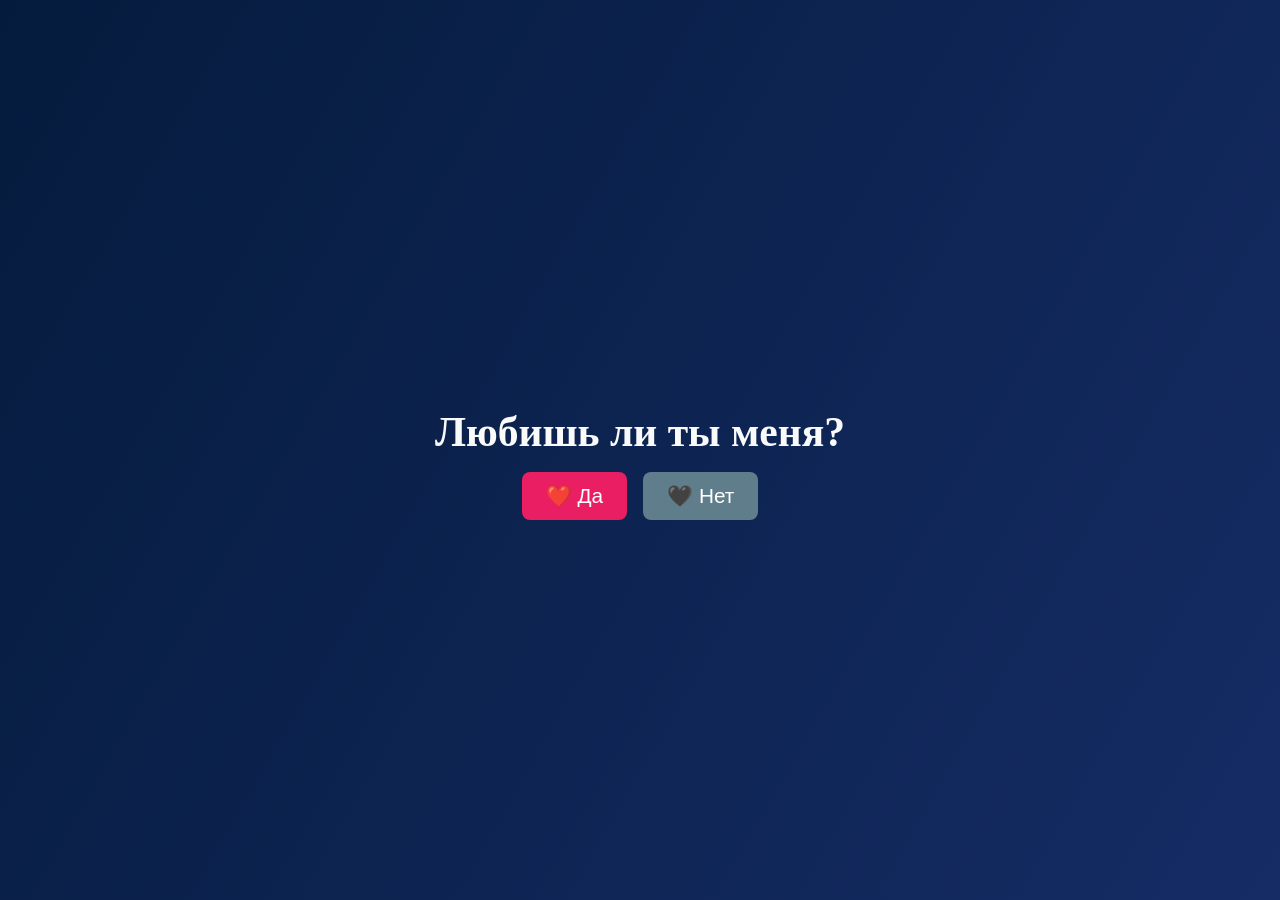
<file: index.html>
<!DOCTYPE html>
<html lang="ru">
<head>
  <meta charset="UTF-8">
  <meta name="viewport" content="width=device-width, initial-scale=1.0">
  <title>Любишь ли ты меня?</title>
  <link rel="stylesheet" href="style.css">
</head>
<body class="index">
  <h1>Любишь ли ты меня?</h1>
  <div class="buttons">
    <button id="yes" class="btn btn-yes">❤️ Да</button>
    <button id="no" class="btn btn-no">🖤 Нет</button>
  </div>
  <div id="sad-cat" class="hidden">
    <img src="assets/girl_white_cat.png" alt="Sad cat">
    <p>Мяу... Кажется, котик грустит.</p>
  </div>
  <script src="script.js"></script>
</body>
</html>

<div id="angry-cat" class="hidden">
  <div class="angry-cat-face">😾</div>
  <div class="angry-message">
    Ну нажми уже «Да» —<br>
    он всегда будет стараться для тебя!
    <div id="happy-cat" class="hidden">
  <div class="happy-cat-face">😸</div>
  <div class="happy-message">
    Ура! Ты любишь меня! 💖
  </div>
</div>
  </div>
</div>
</file>
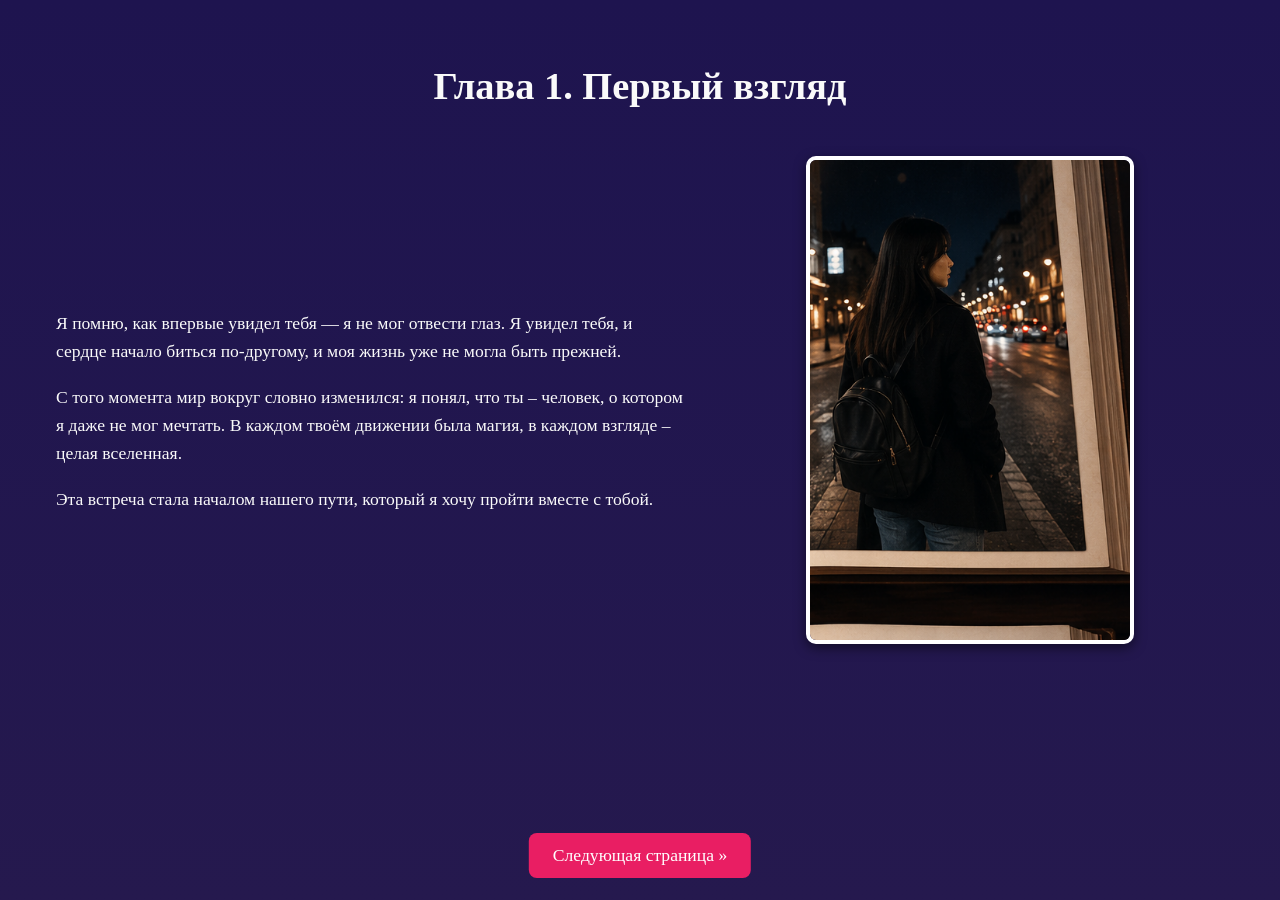
<file: chapter1.html>
<!DOCTYPE html>
<html lang="ru">
<head>
  <meta charset="UTF-8">
  <meta name="viewport" content="width=device-width, initial-scale=1.0">
  <title>Глава 1 — Первый взгляд</title>
  <link rel="stylesheet" href="style.css">
</head>
<body class="chapter">
  <h2>Глава 1. Первый взгляд</h2>
  <div class="chapter-content">
    <div class="text">
      <p>Я помню, как впервые увидел тебя — я не мог отвести глаз. Я увидел тебя, и сердце начало биться по‑другому, и моя жизнь уже не могла быть прежней.</p>
      <p>С того момента мир вокруг словно изменился: я понял, что ты – человек, о котором я даже не мог мечтать. В каждом твоём движении была магия, в каждом взгляде – целая вселенная.</p>
      <p>Эта встреча стала началом нашего пути, который я хочу пройти вместе с тобой.</p>
    </div>
    <div class="image">
      <img src="assets/black_coat.png" alt="Первая встреча">
    </div>
  </div>
  <a class="next-btn" href="chapter2.html">Следующая страница »</a>
</body>
</html>
</file>
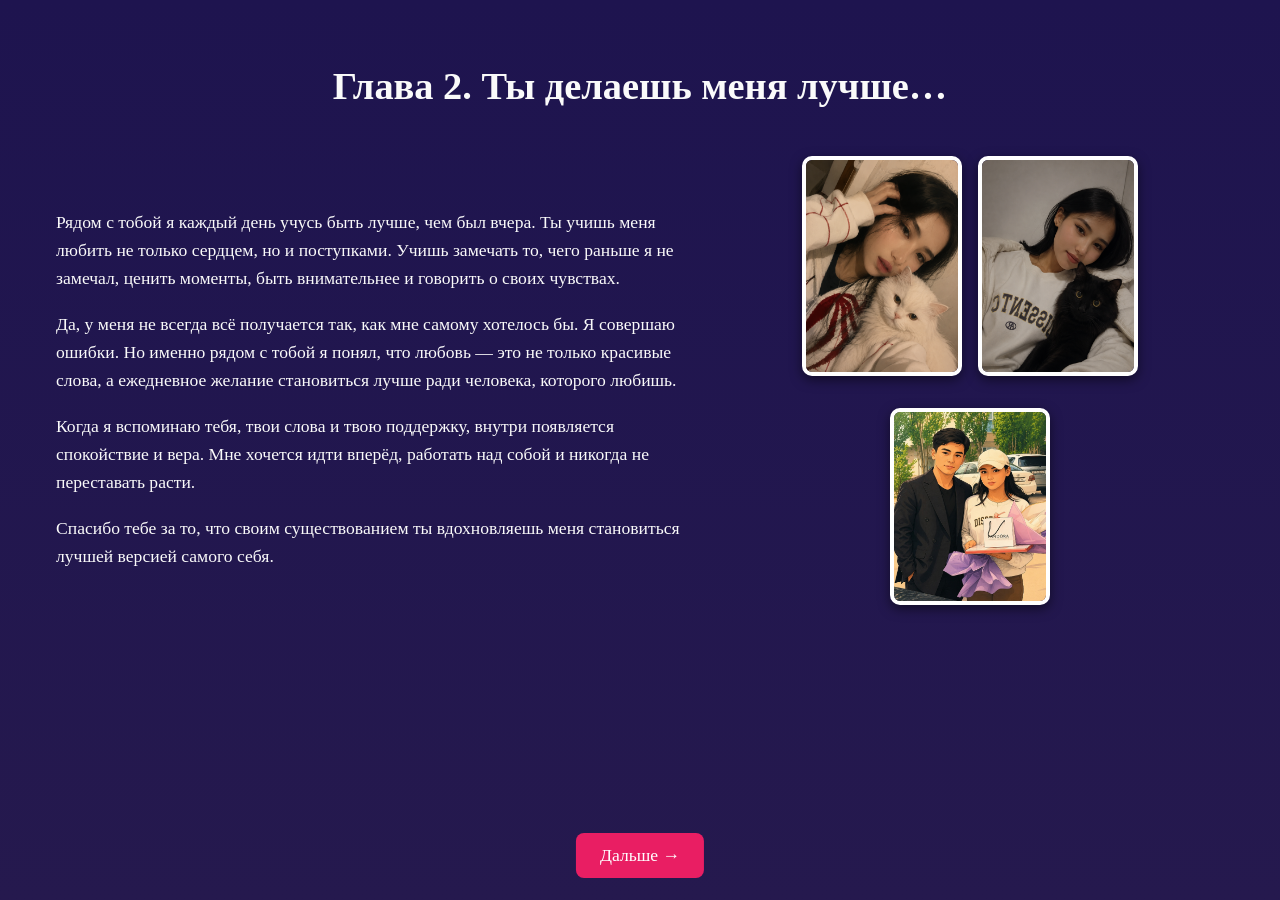
<file: chapter2.html>
<!DOCTYPE html>
<html lang="ru">
<head>
  <meta charset="UTF-8">
  <meta name="viewport" content="width=device-width, initial-scale=1.0">
  <title>Глава 2 — Ты делаешь меня лучше</title>
  <link rel="stylesheet" href="style.css">
</head>
<body class="chapter">
  <h2>Глава 2. Ты делаешь меня лучше…</h2>
  <div class="chapter-content">
    <div class="text">
      <p>Рядом с тобой я каждый день учусь быть лучше, чем был вчера. Ты учишь меня любить не только сердцем, но и поступками. Учишь замечать то, чего раньше я не замечал, ценить моменты, быть внимательнее и говорить о своих чувствах.</p>
      <p>Да, у меня не всегда всё получается так, как мне самому хотелось бы. Я совершаю ошибки. Но именно рядом с тобой я понял, что любовь — это не только красивые слова, а ежедневное желание становиться лучше ради человека, которого любишь.</p>
      <p>Когда я вспоминаю тебя, твои слова и твою поддержку, внутри появляется спокойствие и вера. Мне хочется идти вперёд, работать над собой и никогда не переставать расти.</p>
      <p>Спасибо тебе за то, что своим существованием ты вдохновляешь меня становиться лучшей версией самого себя.</p>
    </div>
    <div class="images">
      <img src="assets/girl_white_cat.png" alt="Девушка с белым котиком">
      <img src="assets/girl_black_cat.png" alt="Девушка с чёрным котиком">
      <img src="assets/couple_gift.png" alt="Мы вместе">
    </div>
  </div>
 <a class="home-btn" href="chapter3.html">Дальше →</a>
</body>
</html>
</file>
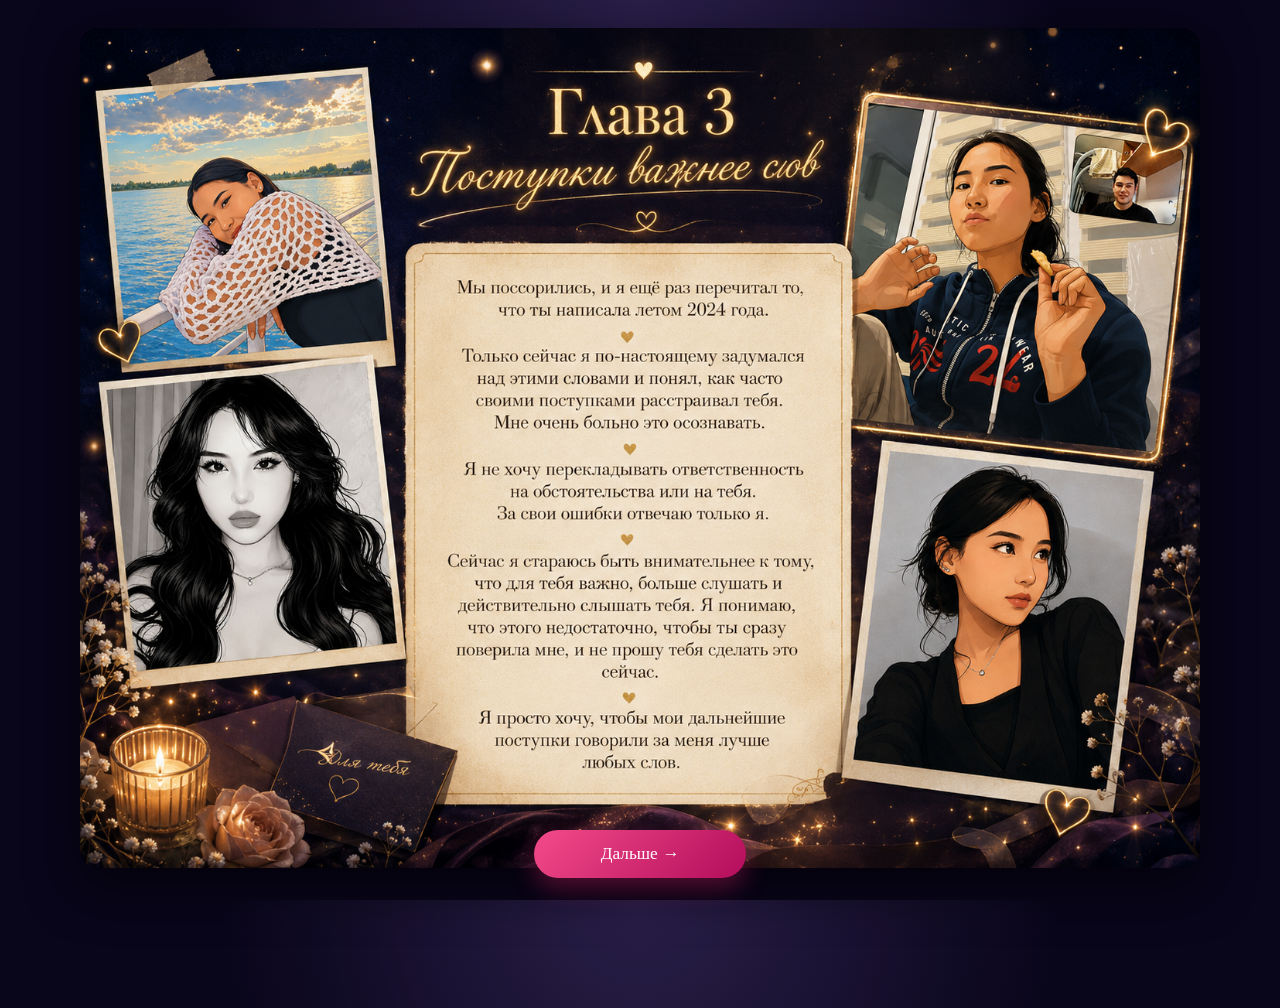
<file: chapter3.html>
<!DOCTYPE html>
<html lang="ru">
<head>
  <meta charset="UTF-8">
  <meta name="viewport" content="width=device-width, initial-scale=1.0">
  <title>Глава 3 — Поступки важнее слов</title>
  <link rel="stylesheet" href="style.css">
</head>

<body class="chapter-poster">
  <main class="poster-layout">
    <img
      class="chapter-poster-image"
      src="assets/chapter3_actions.png"
      alt="Глава 3 — Поступки важнее слов"
    >

    <a class="poster-next" href="chapter4.html">Дальше →</a>
  </main>
</body>
</html>
</file>
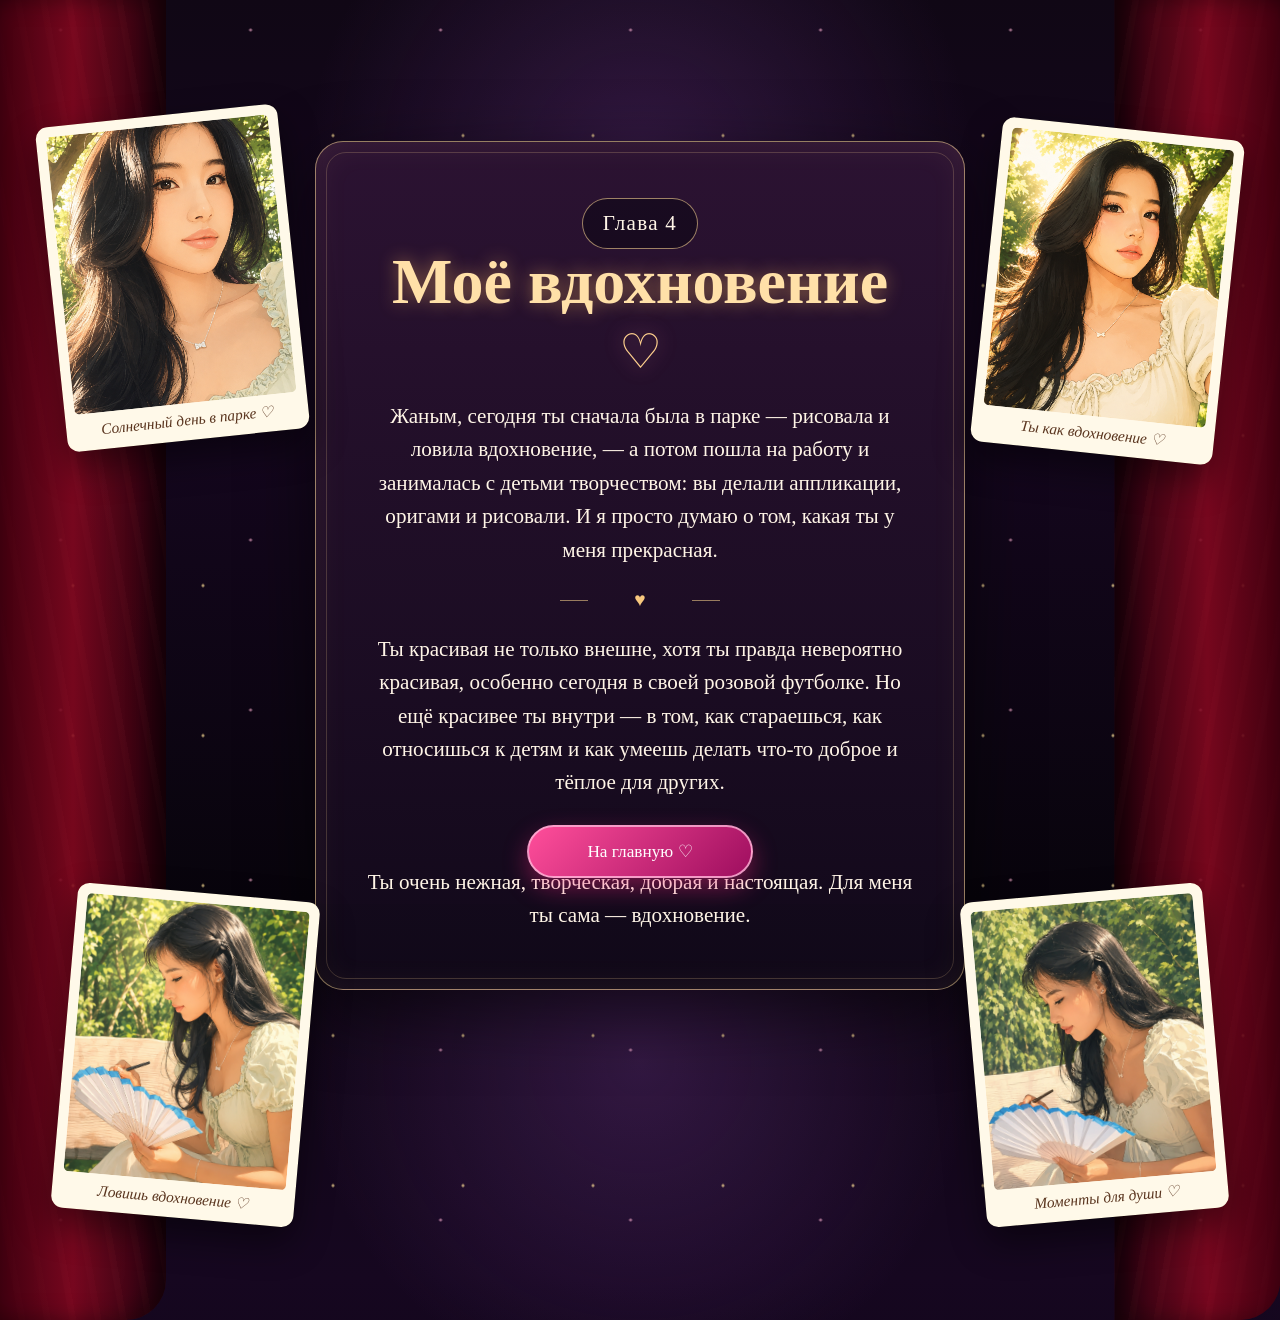
<file: chapter4.html>
<!DOCTYPE html>
<html lang="ru">
<head>
  <meta charset="UTF-8">
  <meta name="viewport" content="width=device-width, initial-scale=1.0">
  <title>Глава 4 — Моё вдохновение</title>
  <link rel="stylesheet" href="style.css?v=chapter4">
</head>

<body class="chapter-four">
  <main class="chapter4-stage">
    <div class="chapter4-sparkles"></div>

    <figure class="chapter4-photo chapter4-photo--top-left">
      <img src="assets/chapter4_park_selfie_1.png" alt="Солнечный день в парке">
      <figcaption>Солнечный день в парке ♡</figcaption>
    </figure>

    <figure class="chapter4-photo chapter4-photo--top-right">
      <img src="assets/chapter4_park_selfie_2.png" alt="Портрет в парке">
      <figcaption>Ты как вдохновение ♡</figcaption>
    </figure>

    <figure class="chapter4-photo chapter4-photo--bottom-left">
      <img src="assets/chapter4_fan_painting_1.png" alt="Рисование веера в парке">
      <figcaption>Ловишь вдохновение ♡</figcaption>
    </figure>

    <figure class="chapter4-photo chapter4-photo--bottom-right">
      <img src="assets/chapter4_fan_painting_2.png" alt="Творческий момент в парке">
      <figcaption>Моменты для души ♡</figcaption>
    </figure>

    <section class="chapter4-story">
      <p class="chapter4-number">Глава 4</p>
      <h1>Моё вдохновение</h1>
      <div class="chapter4-heart">♡</div>

      <p>
        Жаным, сегодня ты сначала была в парке — рисовала и ловила вдохновение,
        — а потом пошла на работу и занималась с детьми творчеством:
        вы делали аппликации, оригами и рисовали.
        И я просто думаю о том, какая ты у меня прекрасная.
      </p>

      <span class="chapter4-divider">♥</span>

      <p>
        Ты красивая не только внешне, хотя ты правда невероятно красивая,
        особенно сегодня в своей розовой футболке.
        Но ещё красивее ты внутри — в том, как стараешься,
        как относишься к детям и как умеешь делать что-то доброе
        и тёплое для других.
      </p>

      <span class="chapter4-divider">♥</span>

      <p>
        Ты очень нежная, творческая, добрая и настоящая.
        Для меня ты сама — вдохновение.
      </p>
    </section>

    <a class="chapter4-home" href="index.html">На главную ♡</a>
  </main>
</body>
</html>
</file>
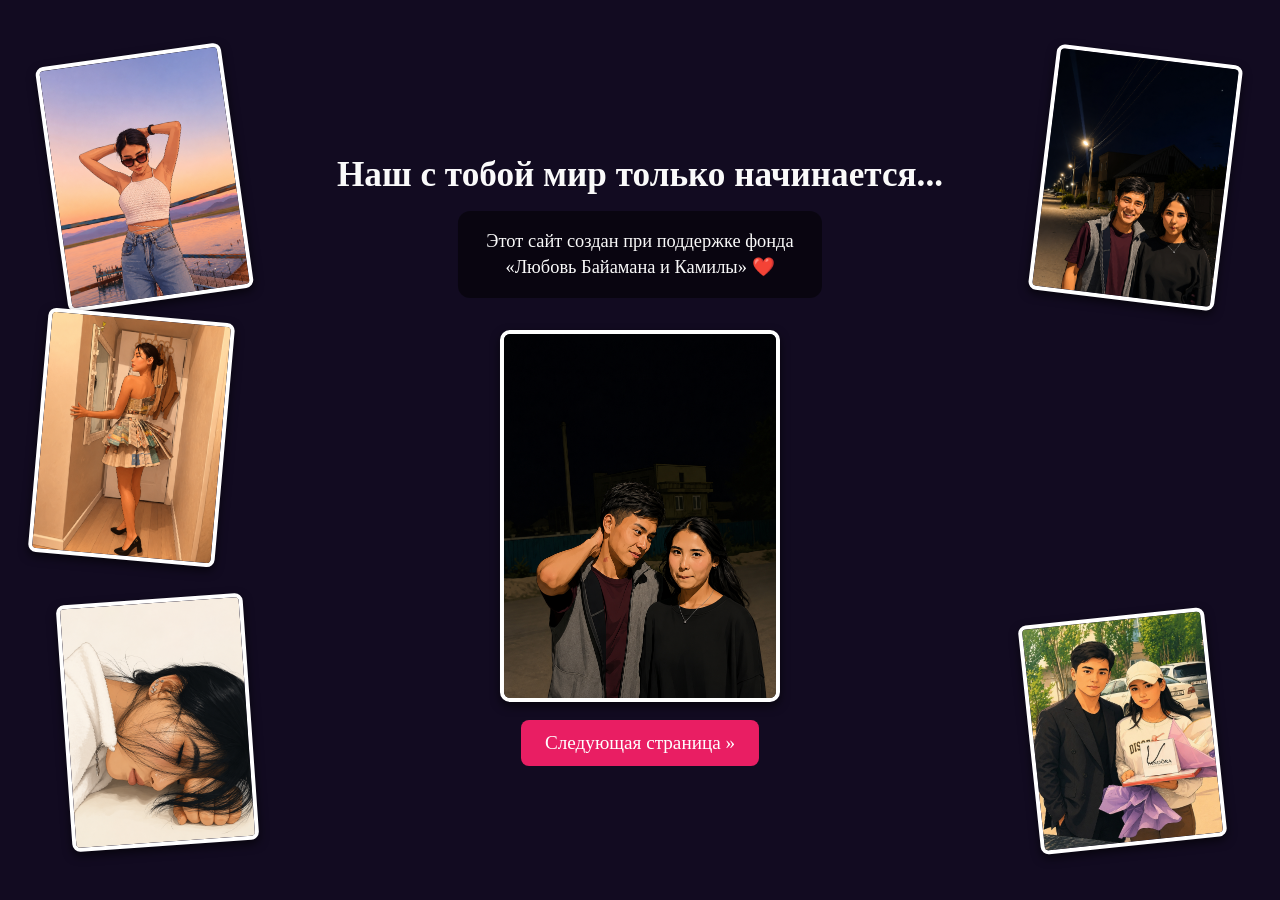
<file: page2.html>
<!DOCTYPE html>
<html lang="ru">
<head>
  <meta charset="UTF-8">
  <meta name="viewport" content="width=device-width, initial-scale=1.0">
  <title>Наш мир только начинается</title>
  <link rel="stylesheet" href="style.css">
</head>
<body class="page2">
  <div class="stage">
    <!-- Curtains -->
    <div class="curtain curtain-left"></div>
    <div class="curtain curtain-right"></div>

    <!-- Content revealed once curtains open -->
    <div class="theatre-content">
      <!-- Photographs around the stage -->
      <img class="photo top-left" src="assets/c5c5.png" alt="Вокруг">
      <img class="photo mid-left" src="assets/dress.png" alt="Вокруг">
      <img class="photo bottom-left" src="assets/sleep.png" alt="Вокруг">
      <img class="photo top-right" src="assets/couple_smile.png" alt="Вокруг">
      <img class="photo bottom-right" src="assets/couple_gift.png" alt="Вокруг">

      <!-- Central foundation and message -->
      <div class="foundation">
        <h2>Наш с тобой мир только начинается...</h2>
        <div class="plaque">
          Этот сайт создан при поддержке фонда<br>
          «Любовь Байамана и Камилы» ❤️
        </div>
        <img class="central-photo" src="assets/couple_looking.png" alt="Мы вместе">
        <a class="next-btn page2-next" href="chapter1.html">
  Следующая страница »
</a>
      </div>
    </div>
  </div>
  <script src="script.js"></script>
</body>
</html>
</file>
<file: style.css>
/* Common styles for all pages */

html, body {
  margin: 0;
  padding: 0;
  box-sizing: border-box;
  height: 100%;
  width: 100%;
}

body {
  font-family: "Georgia", "Times New Roman", serif;
  overflow-x: hidden;
}

/* -------------------------------------- */
/* Index (question) page styles */
/* -------------------------------------- */

body.index {
  display: flex;
  flex-direction: column;
  justify-content: center;
  align-items: center;
  text-align: center;
  background: linear-gradient(180deg, #03172e 0%, #061d42 100%);
  color: #fafafa;
  height: 100vh;
  position: relative;
}

body.index h1 {
  font-size: 2.6rem;
  margin-bottom: 1rem;
}

.buttons {
  display: flex;
  gap: 1rem;
}

.btn {
  padding: 0.75rem 1.5rem;
  font-size: 1.3rem;
  border: none;
  border-radius: 8px;
  cursor: pointer;
  transition: background-color 0.3s ease, transform 0.2s ease;
}

.btn:active {
  transform: scale(0.97);
}

.btn-yes {
  background-color: #e91e63;
  color: #ffffff;
}

.btn-yes:hover {
  background-color: #c2185b;
}

.btn-no {
  background-color: #607d8b;
  color: #ffffff;
}

.btn-no:hover {
  background-color: #455a64;
}

#sad-cat {
  position: fixed;
  bottom: 5%;
  left: 50%;
  transform: translateX(-50%);
  text-align: center;
  z-index: 10;
  transition: opacity 0.5s ease;
}

#sad-cat.hidden {
  display: none;
}

#sad-cat img {
  width: 160px;
  height: auto;
  margin-bottom: 0.5rem;
}

#sad-cat p {
  margin: 0;
  font-size: 1rem;
}

/* A subtle heart animation when the user chooses "Да" */
body.index.yes-clicked {
  animation: fadeOut 2s forwards;
}

@keyframes fadeOut {
  to {
    opacity: 0;
  }
}

/* -------------------------------------- */
/* Page 2 (theatre and foundation) styles */
/* -------------------------------------- */

body.page2 {
  background: #120b21;
  color: #fafafa;
  height: 100vh;
  overflow: hidden;
}

.stage {
  position: relative;
  width: 100%;
  height: 100%;
  overflow: hidden;
}

/* Curtains */
.curtain {
  position: absolute;
  top: 0;
  width: 50%;
  height: 100%;
  background: linear-gradient(to bottom, #9b1212 0%, #6f0000 100%);
  z-index: 6;
  transition: transform 2s ease;
}

.curtain-left {
  left: 0;
  transform: translateX(0);
}

.curtain-right {
  right: 0;
  transform: translateX(0);
}

/* Once the page is ready, slide curtains out of view */
body.page2.ready .curtain-left {
  transform: translateX(-100%);
}

body.page2.ready .curtain-right {
  transform: translateX(100%);
}

/* Content revealed behind the curtains */
.theatre-content {
  position: absolute;
  top: 0;
  left: 0;
  width: 100%;
  height: 100%;
  padding: 2rem;
  box-sizing: border-box;
  z-index: 3;
}

/* Polaroid-style photographs */
.photo {
  position: absolute;
  width: 14%;
  border: 4px solid #ffffff;
  border-radius: 8px;
  box-shadow: 0 4px 10px rgba(0, 0, 0, 0.6);
  object-fit: cover;
  transition: transform 0.3s ease;
}

.photo:hover {
  transform: scale(1.05) rotate(2deg);
  z-index: 7;
}

.photo.top-left {
  top: 6%;
  left: 4%;
  transform: rotate(-8deg);
}

.photo.mid-left {
  top: 35%;
  left: 3%;
  transform: rotate(5deg);
}

.photo.bottom-left {
  bottom: 6%;
  left: 5%;
  transform: rotate(-4deg);
}

.photo.top-right {
  top: 6%;
  right: 4%;
  transform: rotate(7deg);
}

.photo.bottom-right {
  bottom: 6%;
  right: 5%;
  transform: rotate(-6deg);
}

/* Central foundation area */
.foundation {
  position: absolute;
  top: 20%;
  left: 50%;
  transform: translateX(-50%);
  text-align: center;
  z-index: 4;
  max-width: 50%;
}

.foundation h2 {
  font-size: 2.2rem;
  margin-bottom: 1rem;
}

.plaque {
  display: inline-block;
  background: rgba(0, 0, 0, 0.5);
  padding: 1rem 1.5rem;
  border-radius: 12px;
  font-size: 1.1rem;
  line-height: 1.4;
  margin-bottom: 1rem;
}

.central-photo {
  width: 45%;
  max-width: 320px;
  border: 4px solid #ffffff;
  border-radius: 10px;
  box-shadow: 0 4px 10px rgba(0, 0, 0, 0.6);
  margin-top: 0.5rem;
}

.next-btn {
  position: absolute;
  bottom: 4%;
  left: 50%;
  transform: translateX(-50%);
  background-color: #e91e63;
  color: #ffffff;
  padding: 0.75rem 1.5rem;
  border-radius: 8px;
  font-size: 1.2rem;
  text-decoration: none;
  z-index: 4;
  transition: background-color 0.3s ease;
}

.next-btn:hover {
  background-color: #c2185b;
}

/* -------------------------------------- */
/* Chapter pages (1 and 2) styles */
/* -------------------------------------- */

body.chapter {
  background: linear-gradient(180deg, #1e144f 0%, #25194e 100%);
  color: #fafafa;
  min-height: 100vh;
  display: flex;
  flex-direction: column;
  align-items: center;
  padding: 2rem 1rem;
  box-sizing: border-box;
}

body.chapter h2 {
  font-size: 2.4rem;
  margin-bottom: 2rem;
  text-align: center;
}

.chapter-content {
  display: flex;
  flex-wrap: wrap;
  align-items: center;
  justify-content: center;
  max-width: 1200px;
  width: 100%;
}

.chapter-content .text {
  flex: 1 1 50%;
  padding: 1rem;
  font-size: 1.1rem;
  line-height: 1.6;
  text-align: left;
}

.chapter-content .image,
.chapter-content .images {
  flex: 1 1 40%;
  padding: 1rem;
  text-align: center;
}

.chapter-content .image img,
.chapter-content .images img {
  width: 100%;
  max-width: 320px;
  border-radius: 10px;
  border: 4px solid #ffffff;
  box-shadow: 0 4px 12px rgba(0, 0, 0, 0.5);
  margin-bottom: 1rem;
}

.chapter-content .images {
  display: flex;
  flex-wrap: wrap;
  justify-content: center;
  gap: 1rem;
}

.chapter-content .images img {
  width: 30%;
  max-width: 200px;
}

.chapter p {
  margin-bottom: 1rem;
}

.chapter .next-btn,
.chapter .home-btn {
  display: inline-block;
  margin-top: 2rem;
  background-color: #e91e63;
  color: #ffffff;
  padding: 0.75rem 1.5rem;
  border-radius: 8px;
  text-decoration: none;
  font-size: 1.1rem;
  transition: background-color 0.3s ease;
}

.chapter .next-btn:hover,
.chapter .home-btn:hover {
  background-color: #c2185b;
}

/* Fix for page2: the button must not cover the foundation text */
.page2 .foundation {
  top: 14%;
  max-width: min(680px, 58vw);
}

.page2 .plaque {
  min-width: 360px;
  max-width: 100%;
  padding: 1.1rem 1.8rem;
  font-size: 1.15rem;
  box-sizing: border-box;
}

.page2 .central-photo {
  display: block;
  margin: 1rem auto 0;
}

.page2 .page2-next {
  position: static;
  transform: none;
  display: inline-block;
  margin-top: 1rem;
}

@media (max-height: 760px) {
  .page2 .foundation {
    top: 8%;
  }

  .page2 .central-photo {
    max-width: 240px;
  }

  .page2 .plaque {
    font-size: 1rem;
    padding: 0.85rem 1.2rem;
  }
}

@media (max-width: 900px) {
  .page2 .foundation {
    max-width: 70vw;
  }

  .page2 .photo {
    width: 18%;
  }

  .page2 .plaque {
    min-width: 280px;
  }
}

/* Глава 3 — картинка и кнопка снизу */
body.chapter-poster {
  min-height: 100vh;
  margin: 0;
  background: radial-gradient(circle at top, rgba(103, 79, 160, 0.35), transparent 38%), #09051a;
  color: #fff7e6;
}

.poster-layout {
  width: min(1120px, 94vw);
  margin: 0 auto;
  padding: 28px 0 48px;
  display: flex;
  flex-direction: column;
  align-items: center;
  gap: 24px;
  box-sizing: border-box;
}

.chapter-poster-image {
  display: block;
  width: 100%;
  height: auto;
  border-radius: 18px;
  box-shadow: 0 18px 52px rgba(0, 0, 0, 0.58);
}

.poster-next {
  position: static;
  display: inline-flex;
  align-items: center;
  justify-content: center;
  min-width: 160px;
  padding: 14px 26px;
  border-radius: 999px;
  background: linear-gradient(135deg, #f34b89, #b30d5c);
  color: white;
  text-decoration: none;
  font-size: 1.08rem;
  box-shadow: 0 10px 25px rgba(226, 31, 106, 0.35);
}

.poster-next:hover {
  transform: translateY(-2px);
}

/* Главная страница: фон движется, кнопки стоят на месте */

body.index {
  background: linear-gradient(
    120deg,
    #051b3d,
    #152c65,
    #39164f,
    #061b3b
  );
  background-size: 300% 300%;
  animation: backgroundMove 16s ease-in-out infinite alternate;
}

body.index > h1,
body.index > .buttons,
body.index > #sad-cat {
  position: relative;
  z-index: 2;
}

@keyframes backgroundMove {
  0% {
    background-position: 0% 50%;
  }

  100% {
    background-position: 100% 50%;
  }
}

/* Кнопки перехода всегда внизу экрана */


.chapter .next-btn,
.chapter .home-btn,
.poster-next {
  position: fixed !important;
  left: 50%;
  bottom: 22px;
  transform: translateX(-50%);
  z-index: 9999;
  margin: 0 !important;
}

/* Оставляет место снизу, чтобы кнопка не закрывала текст и фото */

body.chapter {
  padding-bottom: 130px;
}

.poster-layout {
  padding-bottom: 140px;
}

/* Сердитый котик после четвёртого «Нет» */

#angry-cat {
  position: fixed;
  left: 50%;
  bottom: 5%;
  transform: translateX(-50%);
  z-index: 30;
  text-align: center;
  pointer-events: none;
}

#angry-cat.hidden {
  display: none;
}

.angry-cat-face {
  font-size: 90px;
  filter: drop-shadow(0 8px 12px rgba(0, 0, 0, 0.45));
}

.angry-message {
  margin-top: 6px;
  padding: 12px 18px;
  max-width: 300px;
  border: 2px solid #ffc1d8;
  border-radius: 18px;
  background: rgba(44, 8, 32, 0.92);
  color: #fff;
  font-family: Georgia, serif;
  font-size: 17px;
  line-height: 1.35;
  box-shadow: 0 8px 25px rgba(255, 62, 138, 0.35);
}

.angry-show .angry-cat-face {
  animation: angryShake 0.7s ease-in-out;
}

.angry-show .angry-message {
  animation: angryPop 0.7s ease-in-out;
}

@keyframes angryShake {
  0%, 100% {
    transform: rotate(0deg);
  }

  20% {
    transform: rotate(-10deg) scale(1.12);
  }

  40% {
    transform: rotate(10deg) scale(1.12);
  }

  60% {
    transform: rotate(-7deg);
  }

  80% {
    transform: rotate(7deg);
  }
}

@keyframes angryPop {
  0% {
    opacity: 0;
    transform: scale(0.7);
  }

  60% {
    opacity: 1;
    transform: scale(1.06);
  }

  100% {
    opacity: 1;
    transform: scale(1);
  }
}

/* Кнопка второй страницы — под фотографией, не поверх неё */
.page2 .page2-next {
  position: static !important;
  display: inline-block;
  margin: 18px auto 0 !important;
  transform: none !important;
  z-index: 6;
}

/* Нормальное отображение на телефоне */
@media (max-width: 600px) {
  .page2 .foundation {
    top: 15%;
    width: 78vw;
    max-width: none;
  }

  .page2 .central-photo {
    display: block;
    width: 62%;
    max-width: 230px;
    margin: 20px auto 0;
  }

  .page2 .page2-next {
    font-size: 1rem;
    padding: 13px 20px;
  }
}

/* Вторая страница: кнопка идёт после фото и не закрывает его */
.page2 .page2-next {
  position: static !important;
  display: inline-block;
  margin: 18px auto 0 !important;
  transform: none !important;
  z-index: 6;
}

/* Адаптация второй страницы для телефона */
@media (max-width: 600px) {
  .page2 .foundation {
    top: 15%;
    width: 78vw;
    max-width: none;
  }

  .page2 .foundation h2 {
    font-size: 2rem;
    line-height: 1.15;
  }

  .page2 .plaque {
    min-width: 0;
    width: 100%;
    font-size: 1rem;
    padding: 16px;
  }

  .page2 .central-photo {
    display: block;
    width: 62%;
    max-width: 230px;
    margin: 20px auto 0;
  }

  .page2 .page2-next {
    font-size: 1rem;
    padding: 13px 20px;
  }
}

/* Главная страница: котики всегда по центру
   и не участвуют в расположении заголовка и кнопок */

body.index > #sad-cat,
body.index > #angry-cat {
  position: fixed !important;
  left: 50%;
  top: 68%;
  bottom: auto !important;
  transform: translate(-50%, -50%);
  width: min(280px, 76vw);
  text-align: center;
  pointer-events: none;
}

body.index > #sad-cat {
  z-index: 15 !important;
}

body.index > #angry-cat {
  z-index: 16 !important;
}

body.index > .buttons,
body.index > h1 {
  position: relative;
  z-index: 30;
}

#sad-cat img {
  display: block;
  width: min(145px, 42vw);
  height: auto;
  margin: 0 auto;
  border-radius: 12px;
}

#sad-cat p {
  margin: 10px auto 0;
  max-width: 260px;
  color: #ffffff;
  font-size: 1rem;
  line-height: 1.3;
}

.angry-cat-face {
  font-size: 76px;
}

.angry-message {
  margin: 8px auto 0;
  max-width: 270px;
  font-size: 16px;
}

@media (max-width: 600px) {
  body.index > #sad-cat,
  body.index > #angry-cat {
    top: 69%;
    width: min(250px, 74vw);
  }

  #sad-cat img {
    width: 130px;
  }

  .angry-cat-face {
    font-size: 70px;
  }

  .angry-message {
    max-width: 245px;
    padding: 11px 14px;
    font-size: 15px;
  }
}

/* Главная страница — нормальное отображение на телефоне */
@media (max-width: 600px) {
  body.index {
    min-height: 100svh;
    justify-content: flex-start;
    padding: 150px 18px 40px;
    box-sizing: border-box;
  }

  body.index h1 {
    font-size: clamp(2.4rem, 12vw, 3.3rem);
    line-height: 1.08;
    margin: 0 0 30px;
    position: relative;
    z-index: 40;
  }

  .buttons {
    position: relative;
    z-index: 50;
    min-height: 62px;
  }

  /* Грустный котик находится ниже кнопок */
  #sad-cat {
    position: fixed;
    left: 50%;
    top: 73%;
    bottom: auto;
    width: min(62vw, 240px);
    transform: translate(-50%, -50%);
    z-index: 10;
  }

  #sad-cat img {
    display: block;
    width: 100%;
    height: auto;
    max-height: 32vh;
    object-fit: contain;
    margin: 0 auto 10px;
  }

  #sad-cat p {
    font-size: 1rem;
    line-height: 1.3;
    white-space: nowrap;
  }

  /* Сердитый кот появляется ниже и не закрывает кнопку «Да» */
  #angry-cat {
    left: 50%;
    bottom: 7%;
    width: min(82vw, 330px);
    transform: translateX(-50%);
    z-index: 30;
  }

  .angry-cat-face {
    font-size: 76px;
  }

  .angry-message {
    font-size: 1rem;
    padding: 11px 15px;
    margin: 5px auto 0;
  }
}

/* Счастливый котик при нажатии «Да» */

#happy-cat {
  position: fixed;
  left: 50%;
  top: 70%;
  transform: translate(-50%, -50%);
  z-index: 70;
  text-align: center;
  pointer-events: none;
}

#happy-cat.hidden {
  display: none;
}

.happy-cat-face {
  font-size: 100px;
  filter: drop-shadow(0 8px 12px rgba(0, 0, 0, 0.45));
}

.happy-message {
  margin-top: 6px;
  padding: 12px 18px;
  border: 2px solid #ffd0df;
  border-radius: 18px;
  background: rgba(93, 12, 63, 0.92);
  color: #ffffff;
  font-family: Georgia, serif;
  font-size: 18px;
  line-height: 1.3;
  box-shadow: 0 8px 25px rgba(255, 76, 156, 0.4);
}

.happy-show .happy-cat-face {
  animation: happyJump 0.9s ease-in-out infinite;
}

.happy-show .happy-message {
  animation: happyAppear 0.5s ease-out;
}

@keyframes happyJump {
  0%, 100% {
    transform: translateY(0) rotate(0deg);
  }

  50% {
    transform: translateY(-18px) rotate(7deg);
  }
}

@keyframes happyAppear {
  from {
    opacity: 0;
    transform: scale(0.7);
  }

  to {
    opacity: 1;
    transform: scale(1);
  }
}

@media (max-width: 600px) {
  #happy-cat {
    top: 73%;
  }

  .happy-cat-face {
    font-size: 80px;
  }

  .happy-message {
    font-size: 1rem;
    padding: 10px 15px;
  }
}

/* =========================================================
   ГЛАВА 4 — «Моё вдохновение»
   ========================================================= */

body.chapter-four {
  margin: 0;
  min-height: 100svh;
  padding-bottom: 110px;
  overflow-x: hidden;
  color: #fff4dd;
  font-family: Georgia, "Times New Roman", serif;
  background:
    radial-gradient(circle at 50% 18%, rgba(117, 59, 149, 0.32), transparent 34%),
    linear-gradient(180deg, #100715 0%, #160720 42%, #08040c 100%);
}

.chapter4-stage {
  position: relative;
  isolation: isolate;
  min-height: 1320px;
  max-width: 1500px;
  margin: 0 auto;
  padding: clamp(92px, 11vw, 150px) clamp(28px, 9vw, 160px) 170px;
  box-sizing: border-box;
  overflow: hidden;
}

/* Театральные шторы по бокам */
.chapter4-stage::before,
.chapter4-stage::after {
  content: "";
  position: absolute;
  top: 0;
  bottom: 0;
  width: clamp(80px, 13vw, 210px);
  z-index: -1;
  pointer-events: none;
  background:
    linear-gradient(90deg, rgba(68, 0, 15, 0.94), rgba(133, 8, 31, 0.88) 44%, rgba(39, 0, 10, 0.76)),
    repeating-linear-gradient(80deg, transparent 0 18px, rgba(255, 128, 128, 0.12) 19px 25px);
  box-shadow: inset -14px 0 25px rgba(0, 0, 0, 0.42);
}

.chapter4-stage::before {
  left: 0;
  border-radius: 0 0 40px 0;
}

.chapter4-stage::after {
  right: 0;
  transform: scaleX(-1);
  border-radius: 0 0 0 40px;
}

/* Лёгкие сияющие точки */
.chapter4-sparkles {
  position: absolute;
  inset: 0;
  z-index: -2;
  pointer-events: none;
  opacity: 0.75;
  background-image:
    radial-gradient(circle, rgba(255, 224, 150, 0.88) 0 1px, transparent 2px),
    radial-gradient(circle, rgba(255, 179, 211, 0.75) 0 1px, transparent 2px);
  background-position: 12% 18%, 84% 10%;
  background-size: 130px 150px, 190px 170px;
}

/* Центральный текст */
.chapter4-story {
  position: relative;
  z-index: 2;
  width: min(650px, 100%);
  margin: 0 auto;
  padding: clamp(32px, 4.4vw, 60px) clamp(24px, 4vw, 54px);
  box-sizing: border-box;
  text-align: center;
  border: 1px solid rgba(255, 219, 153, 0.56);
  border-radius: 28px;
  background:
    linear-gradient(180deg, rgba(45, 19, 52, 0.92), rgba(16, 8, 25, 0.94)),
    #180918;
  box-shadow:
    0 22px 70px rgba(0, 0, 0, 0.52),
    inset 0 0 34px rgba(255, 204, 130, 0.08);
}

.chapter4-story::before {
  content: "";
  position: absolute;
  inset: 10px;
  border: 1px solid rgba(255, 214, 148, 0.2);
  border-radius: 20px;
  pointer-events: none;
}

.chapter4-number {
  position: relative;
  display: inline-block;
  margin: 0 0 18px;
  padding: 8px 20px;
  border: 1px solid rgba(255, 218, 152, 0.58);
  border-radius: 999px;
  color: #ffe0a8;
  font-size: clamp(1rem, 2vw, 1.25rem);
  letter-spacing: 0.06em;
  background: rgba(9, 4, 17, 0.5);
}

.chapter4-story h1 {
  position: relative;
  margin: 0;
  color: #ffe0a8;
  text-shadow: 0 0 18px rgba(255, 185, 96, 0.48);
  font-size: clamp(2.25rem, 5vw, 4.2rem);
  line-height: 1.04;
  font-weight: 600;
}

.chapter4-heart {
  position: relative;
  margin: 12px 0 24px;
  color: #ffd18e;
  font-size: 3rem;
  line-height: 1;
  text-shadow: 0 0 18px rgba(255, 138, 184, 0.68);
}

.chapter4-story p {
  position: relative;
  margin: 0;
  color: #fff5e7;
  font-size: clamp(1.07rem, 1.65vw, 1.37rem);
  line-height: 1.58;
}

.chapter4-divider {
  position: relative;
  display: block;
  width: 80px;
  margin: 22px auto;
  color: #f8c87e;
  font-size: 1.2rem;
}

.chapter4-divider::before,
.chapter4-divider::after {
  content: "";
  position: absolute;
  top: 52%;
  width: 28px;
  height: 1px;
  background: rgba(255, 215, 142, 0.55);
}

.chapter4-divider::before {
  right: 100%;
  margin-right: 12px;
}

.chapter4-divider::after {
  left: 100%;
  margin-left: 12px;
}

/* Фото как полароиды */
.chapter4-photo {
  position: absolute;
  z-index: 3;
  width: clamp(150px, 19vw, 290px);
  margin: 0;
  padding: 9px 9px 36px;
  box-sizing: border-box;
  border: 1px solid rgba(255, 250, 227, 0.82);
  border-radius: 12px;
  background: #fff9e9;
  color: #5a351f;
  box-shadow: 0 16px 36px rgba(0, 0, 0, 0.48);
  transform-origin: center;
}

.chapter4-photo img {
  display: block;
  width: 100%;
  aspect-ratio: 4 / 5;
  object-fit: cover;
  border-radius: 5px;
}

.chapter4-photo figcaption {
  position: absolute;
  right: 8px;
  bottom: 10px;
  left: 8px;
  overflow: hidden;
  text-overflow: ellipsis;
  white-space: nowrap;
  text-align: center;
  font-size: clamp(0.75rem, 1.2vw, 1rem);
  font-style: italic;
}

/* Расположение фото на компьютере */
.chapter4-photo--top-left {
  top: clamp(52px, 9vw, 130px);
  left: clamp(20px, 4vw, 80px);
  transform: rotate(-6deg);
}

.chapter4-photo--top-right {
  top: clamp(60px, 10vw, 150px);
  right: clamp(20px, 4vw, 80px);
  transform: rotate(6deg);
}

.chapter4-photo--bottom-left {
  bottom: clamp(70px, 8vw, 125px);
  left: clamp(20px, 5vw, 100px);
  transform: rotate(5deg);
}

.chapter4-photo--bottom-right {
  right: clamp(20px, 5vw, 100px);
  bottom: clamp(70px, 8vw, 125px);
  transform: rotate(-5deg);
}

/* Кнопка возвращения в начало */
.chapter4-home {
  position: fixed;
  left: 50%;
  bottom: 22px;
  z-index: 50;
  display: inline-flex;
  align-items: center;
  justify-content: center;
  min-width: 170px;
  padding: 14px 26px;
  border: 2px solid rgba(255, 183, 218, 0.8);
  border-radius: 999px;
  transform: translateX(-50%);
  background: linear-gradient(135deg, #ff4e9a, #9e0e5f);
  color: #ffffff;
  text-decoration: none;
  font-size: 1.08rem;
  box-shadow: 0 10px 25px rgba(240, 35, 125, 0.42);
}

.chapter4-home:hover {
  transform: translateX(-50%) translateY(-2px);
  box-shadow: 0 14px 30px rgba(240, 35, 125, 0.58);
}

/* Телефон: фото становятся сеткой, ничего не перекрывается */
@media (max-width: 850px) {
  body.chapter-four {
    padding-bottom: 110px;
  }

  .chapter4-stage {
    display: grid;
    grid-template-columns: 1fr 1fr;
    gap: 18px 12px;
    min-height: auto;
    padding: 32px 16px 145px;
    align-items: start;
  }

  .chapter4-stage::before,
  .chapter4-stage::after {
    width: 32px;
    opacity: 0.78;
  }

  .chapter4-story {
    grid-column: 1 / -1;
    grid-row: 2;
    width: 100%;
    padding: 32px 22px;
    border-radius: 22px;
  }

  .chapter4-photo {
    position: relative;
    top: auto;
    right: auto;
    bottom: auto;
    left: auto;
    width: 100%;
    padding: 6px 6px 30px;
  }

  .chapter4-photo--top-left {
    grid-column: 1;
    grid-row: 1;
    transform: rotate(-3deg);
  }

  .chapter4-photo--top-right {
    grid-column: 2;
    grid-row: 1;
    transform: rotate(3deg);
  }

  .chapter4-photo--bottom-left {
    grid-column: 1;
    grid-row: 3;
    transform: rotate(2deg);
  }

  .chapter4-photo--bottom-right {
    grid-column: 2;
    grid-row: 3;
    transform: rotate(-2deg);
  }

  .chapter4-photo figcaption {
    font-size: 0.73rem;
    bottom: 8px;
  }

  .chapter4-story h1 {
    font-size: clamp(2rem, 9vw, 3.1rem);
  }

  .chapter4-story p {
    font-size: 1.05rem;
    line-height: 1.5;
  }

  .chapter4-home {
    bottom: 16px;
    min-width: 155px;
    padding: 12px 21px;
  }
}
</file>
